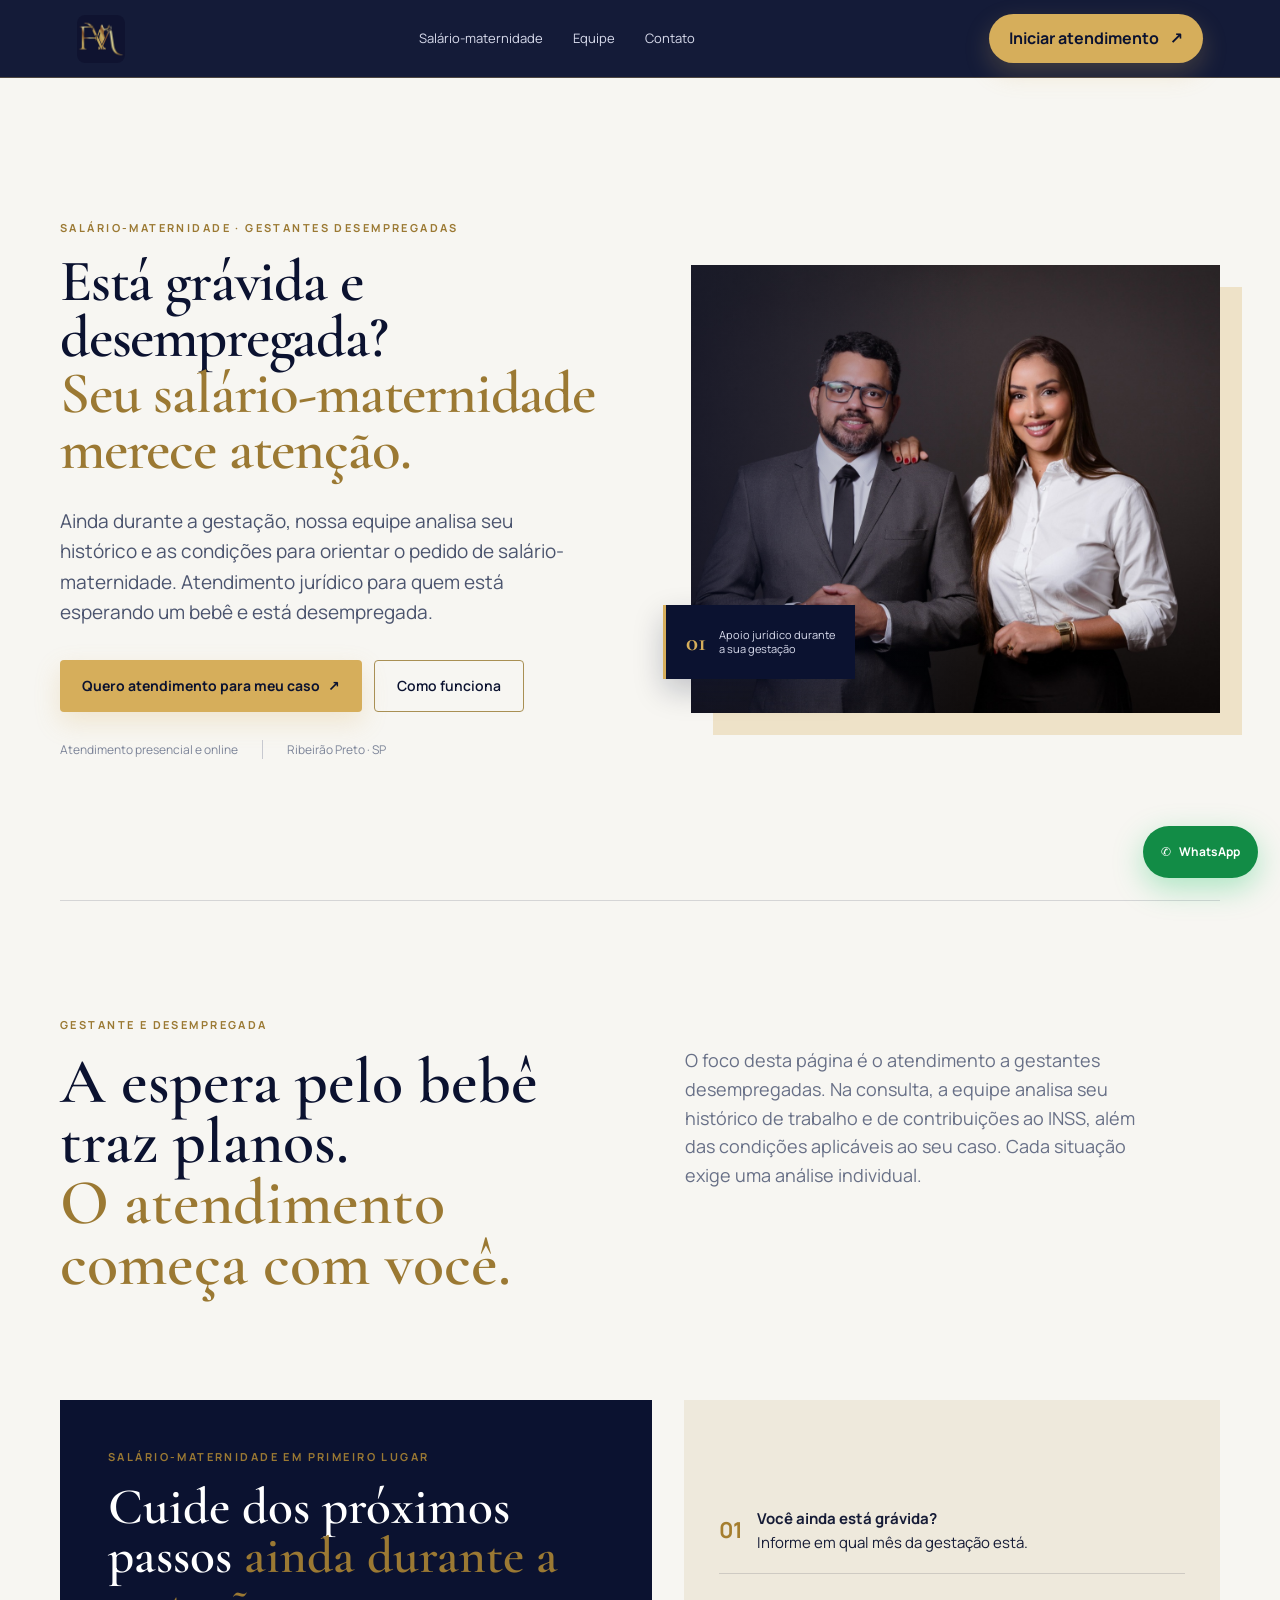
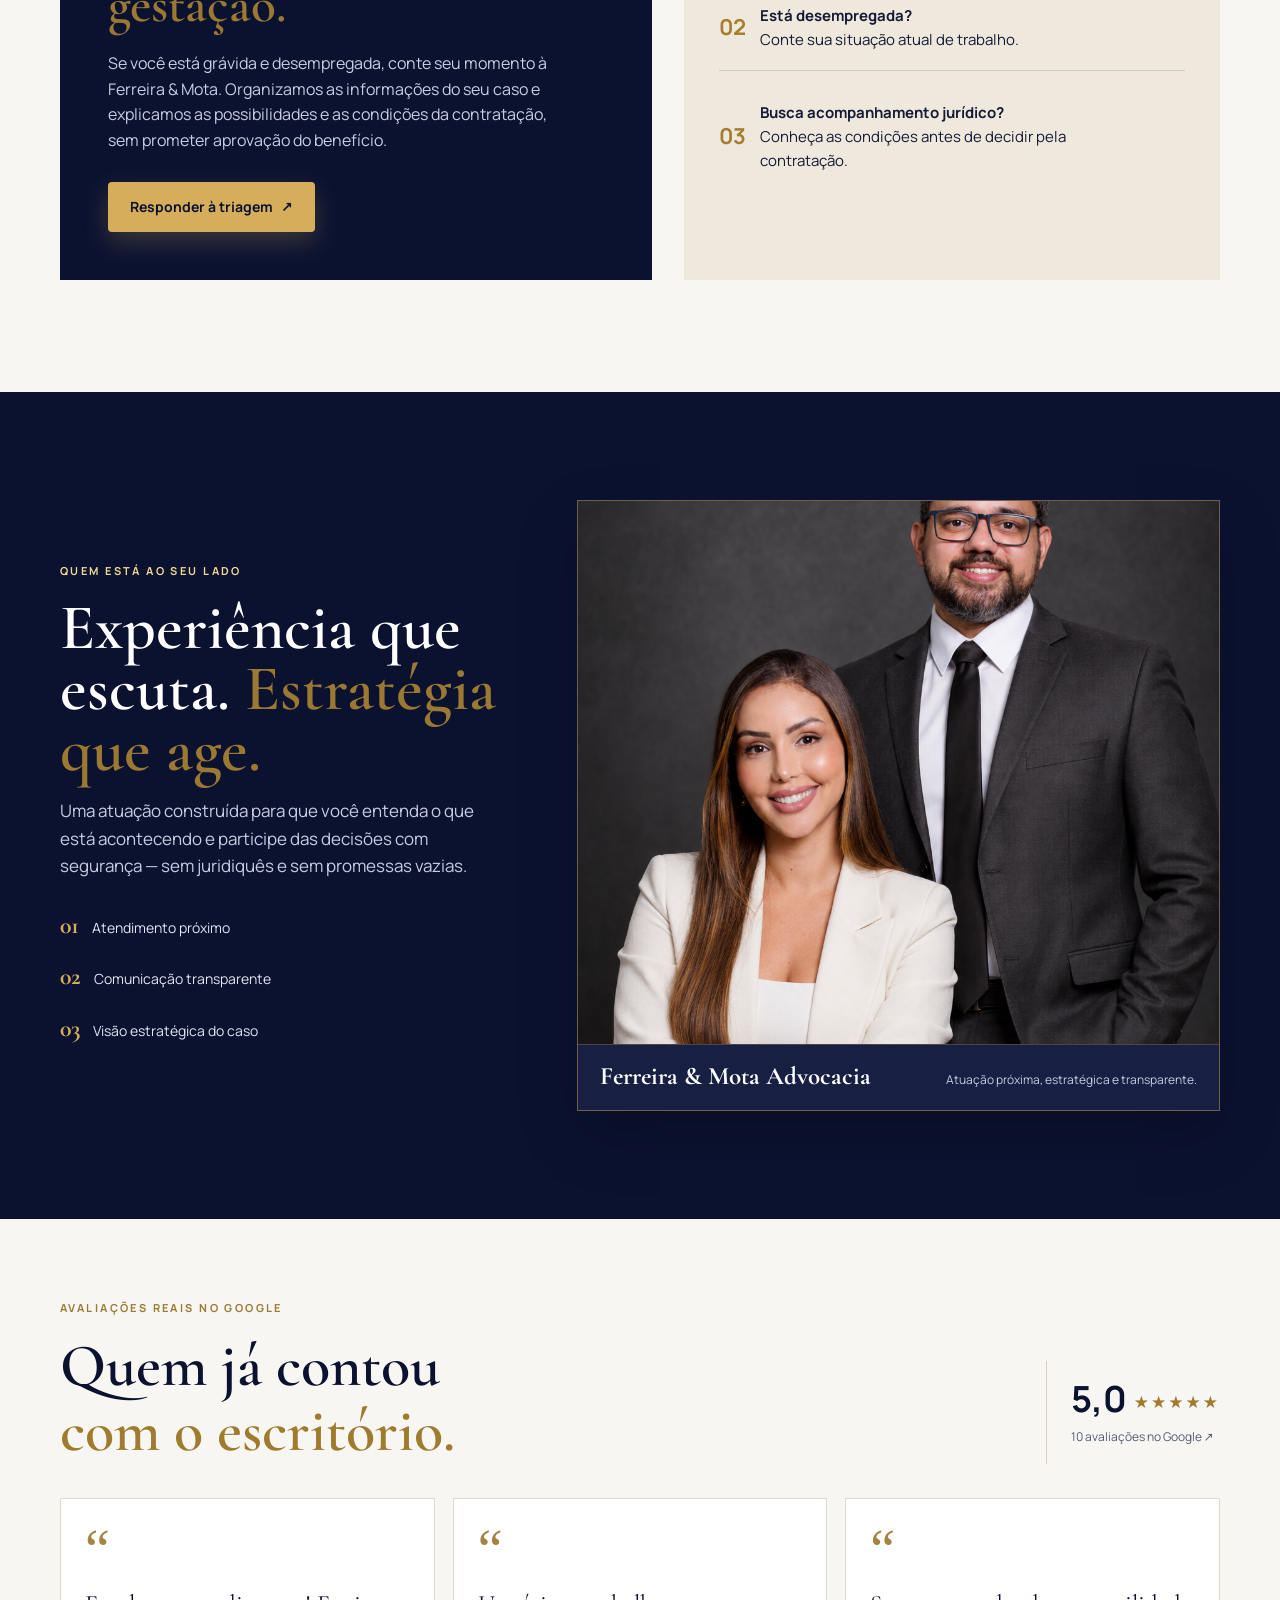
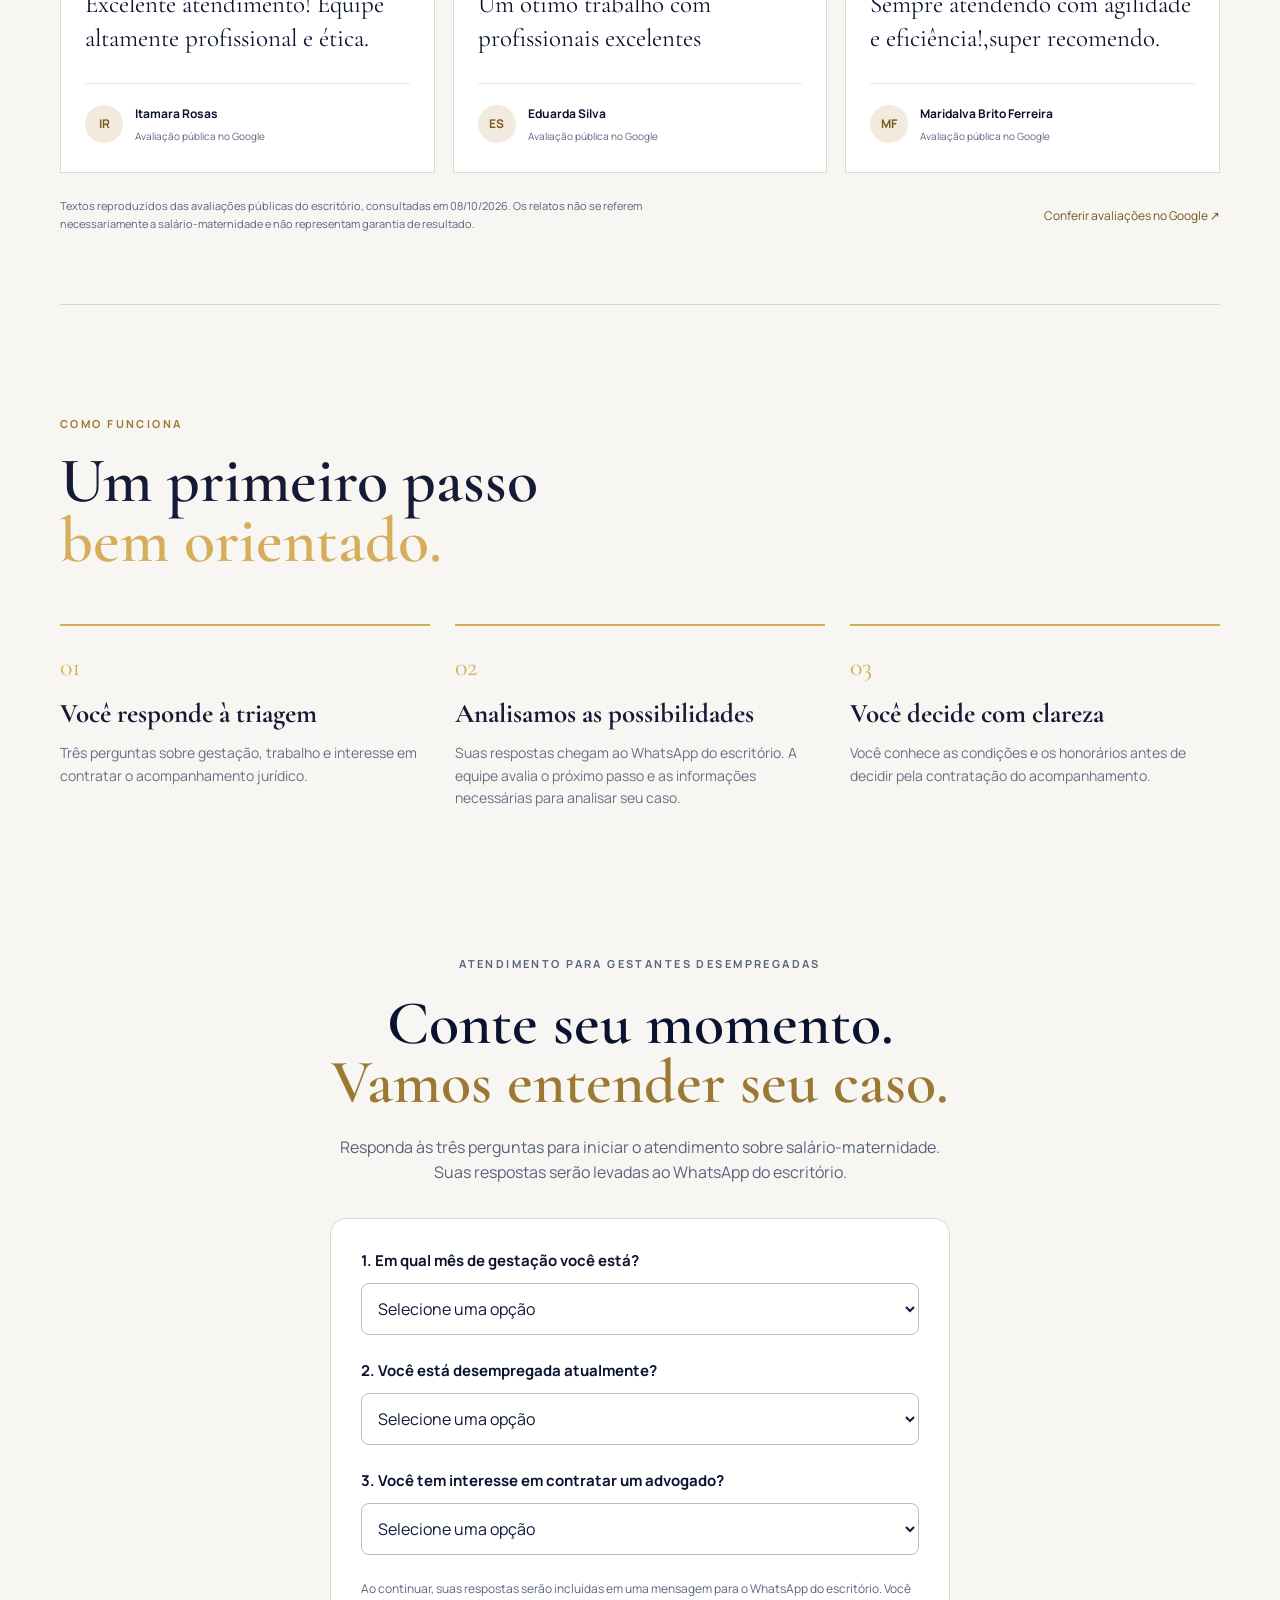
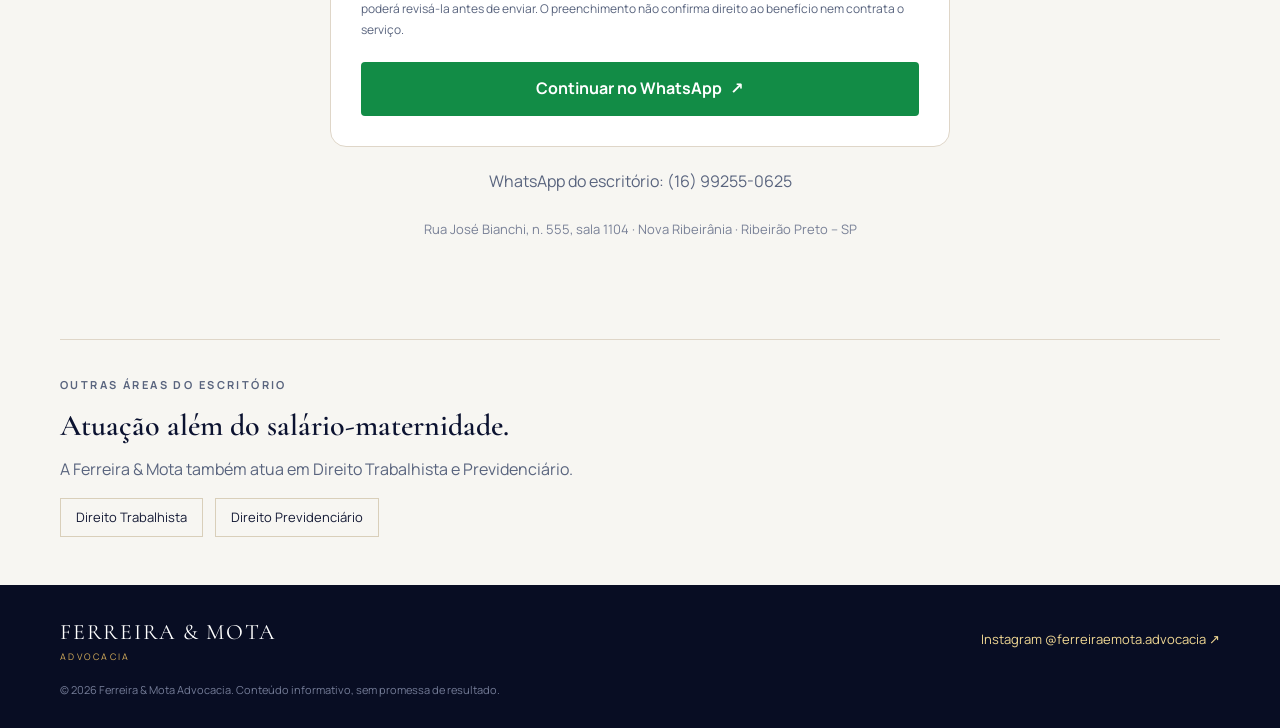
<file: index.html>
<!doctype html>
<html lang="pt-BR">
<head>
  <meta charset="utf-8" />
  <!-- Google Tag Manager -->
  <script>(function(w,d,s,l,i){w[l]=w[l]||[];w[l].push({'gtm.start':
  new Date().getTime(),event:'gtm.js'});var f=d.getElementsByTagName(s)[0],
  j=d.createElement(s),dl=l!='dataLayer'?'&l='+l:'';j.async=true;j.src=
  'https://www.googletagmanager.com/gtm.js?id='+i+dl;f.parentNode.insertBefore(j,f);
  })(window,document,'script','dataLayer','GTM-KQLKZ656');</script>
  <!-- End Google Tag Manager -->
  <meta name="viewport" content="width=device-width, initial-scale=1" />
  <meta name="description" content="Está grávida e desempregada? Atendimento jurídico sobre salário-maternidade com Ferreira & Mota Advocacia." />
  <title>Salário-maternidade | Ferreira & Mota Advocacia</title>
  <link rel="icon" href="data:image/svg+xml,%3Csvg xmlns='http://www.w3.org/2000/svg' viewBox='0 0 64 64'%3E%3Crect width='64' height='64' rx='12' fill='%230b1230'/%3E%3Cpath d='M15 45V19h20M15 32h19M31 18l17 28' fill='none' stroke='%23d6ae5b' stroke-width='4'/%3E%3C/svg%3E" />
  <link rel="preconnect" href="https://fonts.googleapis.com">
  <link rel="preconnect" href="https://fonts.gstatic.com" crossorigin>
  <link href="https://fonts.googleapis.com/css2?family=Cormorant+Garamond:wght@500;600;700&family=Manrope:wght@400;500;600;700&display=swap" rel="stylesheet">
  <link rel="stylesheet" href="./styles.css" />
  <link rel="stylesheet" href="./overrides.css" />
  <link rel="stylesheet" href="./final-overrides.css" />
  <link rel="stylesheet" href="./team-overrides.css" />
  <link rel="stylesheet" href="./maternidade-home.css?v=1" />
  <link rel="stylesheet" href="./reviews.css?v=1" />
  <script src="./salariomaternidade/triagem.js?v=2" defer></script>
</head>
<body>
  <!-- Google Tag Manager (noscript) -->
  <noscript><iframe src="https://www.googletagmanager.com/ns.html?id=GTM-KQLKZ656"
  height="0" width="0" style="display:none;visibility:hidden"></iframe></noscript>
  <!-- End Google Tag Manager (noscript) -->
  <header class="site-header">
    <a class="brand" href="#inicio" aria-label="Ferreira e Mota Advocacia, início">
      <span class="official-logo"><img src="./assets/fm-mark.png" alt="Ferreira &amp; Mota Advocacia" /></span>
    </a>
    <nav class="nav" aria-label="Navegação principal">
      <a href="#salario-maternidade">Salário-maternidade</a><a href="#equipe">Equipe</a><a href="#contato">Contato</a>
    </nav>
    <a class="header-cta" href="#contato">Iniciar atendimento <span>↗</span></a>
  </header>

  <main id="inicio">
    <section class="hero section-shell">
      <div class="hero-copy">
        <p class="eyebrow">SALÁRIO-MATERNIDADE · GESTANTES DESEMPREGADAS</p>
        <h1>Está grávida e desempregada?<br><em>Seu salário-maternidade merece atenção.</em></h1>
        <p class="hero-lead">Ainda durante a gestação, nossa equipe analisa seu histórico e as condições para orientar o pedido de salário-maternidade. Atendimento jurídico para quem está esperando um bebê e está desempregada.</p>
        <div class="hero-actions">
          <a class="button button-gold" href="#contato">Quero atendimento para meu caso <span>↗</span></a>
          <a class="button button-outline" href="#salario-maternidade">Como funciona</a>
        </div>
        <div class="trust-row"><span>Atendimento presencial e online</span><span>Ribeirão Preto · SP</span></div>
      </div>
      <div class="hero-visual">
        <div class="hero-image-wrap"><img src="./assets/equipe.jpg" alt="Dra. Laila e Dr. Henrique, sócios da Ferreira e Mota Advocacia" /></div>
        <div class="hero-badge"><strong>01</strong><span>Apoio jurídico durante<br>a sua gestação</span></div>
      </div>
    </section>

    <section class="intro section-shell">
      <div><p class="eyebrow">GESTANTE E DESEMPREGADA</p><h2>A espera pelo bebê traz planos.<br><em>O atendimento começa com você.</em></h2></div>
      <p>O foco desta página é o atendimento a gestantes desempregadas. Na consulta, a equipe analisa seu histórico de trabalho e de contribuições ao INSS, além das condições aplicáveis ao seu caso. Cada situação exige uma análise individual.</p>
    </section>

    <section id="salario-maternidade" class="campaign section-shell">
      <div class="campaign-copy"><p class="eyebrow">SALÁRIO-MATERNIDADE EM PRIMEIRO LUGAR</p><h2>Cuide dos próximos passos <em>ainda durante a gestação.</em></h2><p>Se você está grávida e desempregada, conte seu momento à Ferreira &amp; Mota. Organizamos as informações do seu caso e explicamos as possibilidades e as condições da contratação, sem prometer aprovação do benefício.</p><a class="button button-gold" href="#contato">Responder à triagem <span>↗</span></a></div>
      <div class="campaign-list"><div><b>01</b><span><strong>Você ainda está grávida?</strong><br>Informe em qual mês da gestação está.</span></div><div><b>02</b><span><strong>Está desempregada?</strong><br>Conte sua situação atual de trabalho.</span></div><div><b>03</b><span><strong>Busca acompanhamento jurídico?</strong><br>Conheça as condições antes de decidir pela contratação.</span></div></div>
    </section>

    <section id="equipe" class="team section-shell">
      <div class="team-copy"><p class="eyebrow">QUEM ESTÁ AO SEU LADO</p><h2>Experiência que escuta. <em>Estratégia que age.</em></h2><p>Uma atuação construída para que você entenda o que está acontecendo e participe das decisões com segurança — sem juridiquês e sem promessas vazias.</p><div class="team-points"><span><b>01</b> Atendimento próximo</span><span><b>02</b> Comunicação transparente</span><span><b>03</b> Visão estratégica do caso</span></div></div>
      <div class="team-photos"><figure class="team-editorial"><img src="./assets/team-editorial.png" alt="Dra. Laila Mota e Dr. Henrique Ferreira, sócios da Ferreira &amp; Mota Advocacia" /><figcaption><strong>Ferreira &amp; Mota Advocacia</strong><span>Atuação próxima, estratégica e transparente.</span></figcaption></figure></div>
    </section>

    <section id="avaliacoes" class="client-reviews section-shell" aria-labelledby="reviews-title">
      <div class="reviews-heading"><div><p class="eyebrow">AVALIAÇÕES REAIS NO GOOGLE</p><h2 id="reviews-title">Quem já contou<br><em>com o escritório.</em></h2></div><a class="reviews-score" href="https://share.google/DvA2wCAEJuXHQypu4" target="_blank" rel="noopener noreferrer" aria-label="Nota 5 de 5 em 10 avaliações. Ver perfil no Google"><strong>5,0 <span aria-hidden="true">★★★★★</span></strong><span>10 avaliações no Google ↗</span></a></div>
      <div class="reviews-grid">
        <figure><span class="review-quote" aria-hidden="true">“</span><blockquote>Excelente atendimento! Equipe altamente profissional e ética.</blockquote><figcaption><span class="review-initial" aria-hidden="true">IR</span><span><strong>Itamara Rosas</strong><small>Avaliação pública no Google</small></span></figcaption></figure>
        <figure><span class="review-quote" aria-hidden="true">“</span><blockquote>Um ótimo trabalho com profissionais excelentes</blockquote><figcaption><span class="review-initial" aria-hidden="true">ES</span><span><strong>Eduarda Silva</strong><small>Avaliação pública no Google</small></span></figcaption></figure>
        <figure><span class="review-quote" aria-hidden="true">“</span><blockquote>Sempre atendendo com agilidade e eficiência!,super recomendo.</blockquote><figcaption><span class="review-initial" aria-hidden="true">MF</span><span><strong>Maridalva Brito Ferreira</strong><small>Avaliação pública no Google</small></span></figcaption></figure>
      </div>
      <div class="reviews-source"><p>Textos reproduzidos das avaliações públicas do escritório, consultadas em 08/10/2026. Os relatos não se referem necessariamente a salário-maternidade e não representam garantia de resultado.</p><a href="https://share.google/DvA2wCAEJuXHQypu4" target="_blank" rel="noopener noreferrer">Conferir avaliações no Google ↗</a></div>
    </section>

    <section class="process section-shell"><div class="section-heading"><p class="eyebrow">COMO FUNCIONA</p><h2>Um primeiro passo<br><em>bem orientado.</em></h2></div><div class="process-grid"><div><span>01</span><h3>Você responde à triagem</h3><p>Três perguntas sobre gestação, trabalho e interesse em contratar o acompanhamento jurídico.</p></div><div><span>02</span><h3>Analisamos as possibilidades</h3><p>Suas respostas chegam ao WhatsApp do escritório. A equipe avalia o próximo passo e as informações necessárias para analisar seu caso.</p></div><div><span>03</span><h3>Você decide com clareza</h3><p>Você conhece as condições e os honorários antes de decidir pela contratação do acompanhamento.</p></div></div></section>

    <section id="contato" class="contact section-shell"><div class="maternity-contact"><p class="eyebrow">ATENDIMENTO PARA GESTANTES DESEMPREGADAS</p><h2>Conte seu momento.<br><em>Vamos entender seu caso.</em></h2><p>Responda às três perguntas para iniciar o atendimento sobre salário-maternidade. Suas respostas serão levadas ao WhatsApp do escritório.</p>
<form id="triagem">
<label for="gestacao">1. Em qual mês de gestação você está?</label>
<select id="gestacao" name="gestacao" required><option value="">Selecione uma opção</option><option>1º mês</option><option>2º mês</option><option>3º mês</option><option>4º mês</option><option>5º mês</option><option>6º mês</option><option>7º mês</option><option>8º mês</option><option>9º mês</option><option>Não sei o mês exato</option><option>Meu bebê já nasceu</option><option>Não estou grávida</option></select>
<label for="trabalho">2. Você está desempregada atualmente?</label>
<select id="trabalho" name="trabalho" required><option value="">Selecione uma opção</option><option>Sim, estou desempregada</option><option>Não, trabalho com carteira assinada</option><option>Não, sou MEI ou trabalho por conta própria</option><option>Outra situação</option></select>
<label for="interesse">3. Você tem interesse em contratar um advogado?</label>
<select id="interesse" name="interesse" required><option value="">Selecione uma opção</option><option>Sim, tenho interesse em contratar</option><option>Quero conhecer as condições antes de decidir</option><option>No momento, quero apenas informações</option></select>
<p class="form-note">Ao continuar, suas respostas serão incluídas em uma mensagem para o WhatsApp do escritório. Você poderá revisá-la antes de enviar. O preenchimento não confirma direito ao benefício nem contrata o serviço.</p>
<a id="whatsapp-triagem" class="button whatsapp" href="https://api.whatsapp.com/send?phone=5516992550625">Continuar no WhatsApp <span aria-hidden="true">↗</span></a>
</form>
<p>WhatsApp do escritório: (16) 99255-0625</p></div><p class="address">Rua José Bianchi, n. 555, sala 1104 · Nova Ribeirânia · Ribeirão Preto – SP</p></section>
    <section id="atuacao" class="secondary-practice section-shell"><p class="eyebrow">OUTRAS ÁREAS DO ESCRITÓRIO</p><h2>Atuação além do salário-maternidade.</h2><p>A Ferreira &amp; Mota também atua em Direito Trabalhista e Previdenciário.</p><div><span>Direito Trabalhista</span><span>Direito Previdenciário</span></div></section>
  </main>
  <footer><div class="brand-footer">FERREIRA &amp; MOTA <span>ADVOCACIA</span></div><a href="https://www.instagram.com/ferreiraemota.advocacia/" target="_blank" rel="noreferrer">Instagram @ferreiraemota.advocacia ↗</a><small>© 2026 Ferreira &amp; Mota Advocacia. Conteúdo informativo, sem promessa de resultado.</small></footer>
  <a class="floating-whatsapp" href="#contato" aria-label="Responder à triagem para atendimento pelo WhatsApp"><span aria-hidden="true">✆</span> WhatsApp</a>
</body>

</html>
</file>
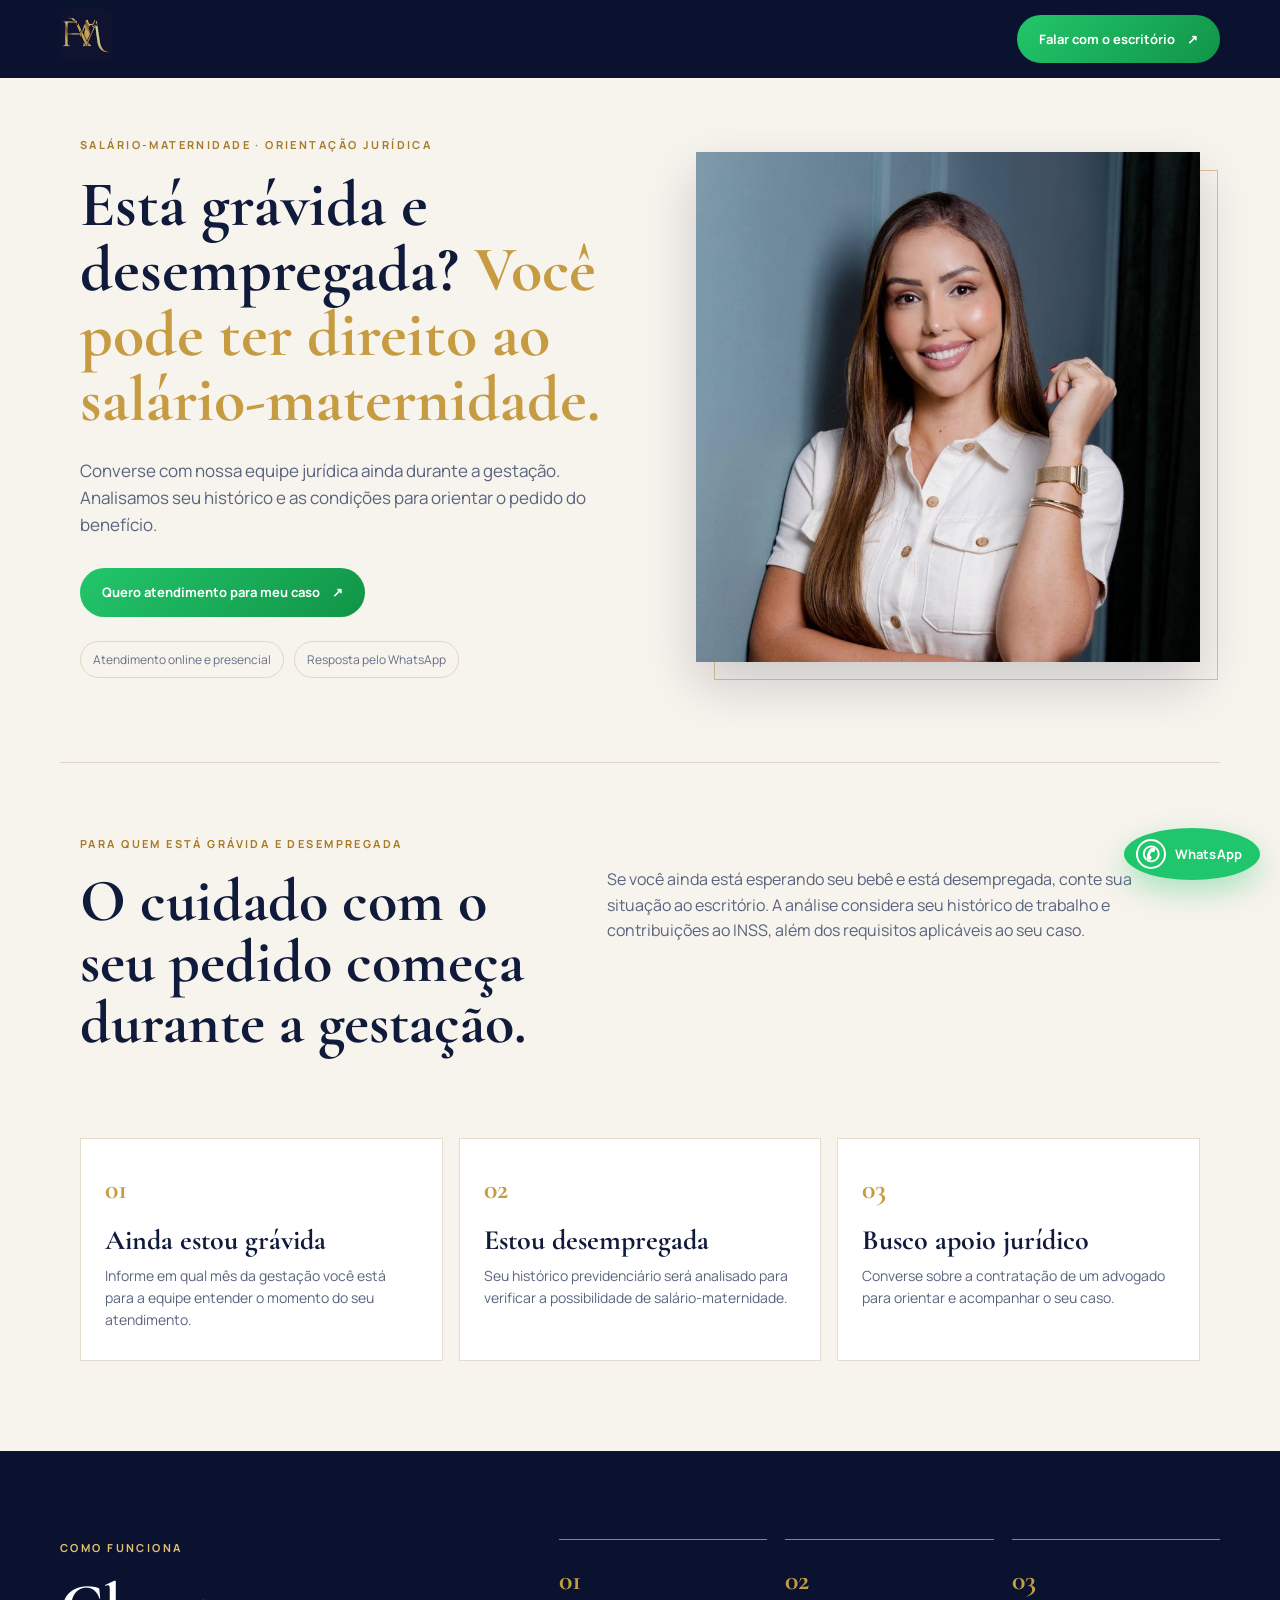
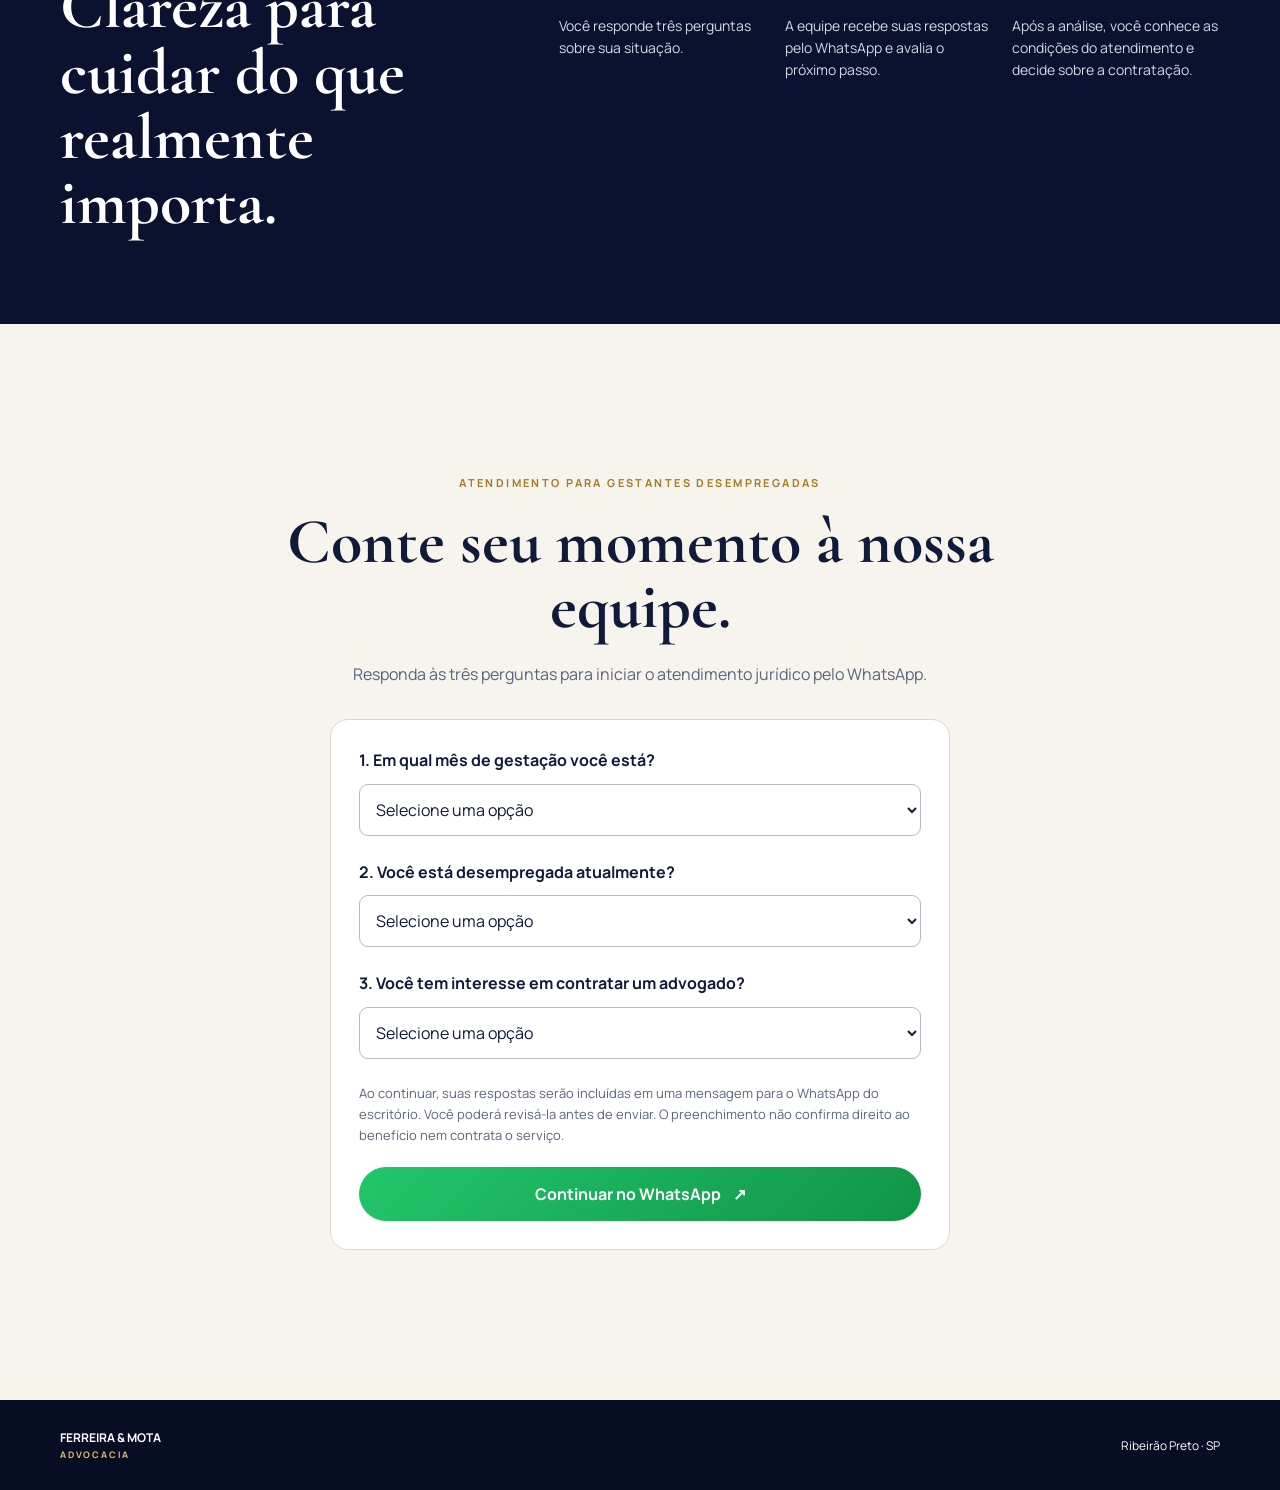
<file: salariomaternidade/index.html>
<!doctype html>
<html lang="pt-BR">
<head>
  <meta charset="utf-8" />
  <!-- Google Tag Manager -->
  <script>(function(w,d,s,l,i){w[l]=w[l]||[];w[l].push({'gtm.start':
  new Date().getTime(),event:'gtm.js'});var f=d.getElementsByTagName(s)[0],
  j=d.createElement(s),dl=l!='dataLayer'?'&l='+l:'';j.async=true;j.src=
  'https://www.googletagmanager.com/gtm.js?id='+i+dl;f.parentNode.insertBefore(j,f);
  })(window,document,'script','dataLayer','GTM-KQLKZ656');</script>
  <!-- End Google Tag Manager -->
  <meta name="viewport" content="width=device-width, initial-scale=1" />
  <meta name="description" content="Está grávida e desempregada? Atendimento jurídico sobre salário-maternidade para gestantes. Conte seu caso à Ferreira & Mota Advocacia." />
  <link rel="canonical" href="https://ferreiraemotaadvocacia.com.br/salariomaternidade/" />
  <title>Salário-maternidade | Ferreira &amp; Mota Advocacia</title>
  <link rel="preconnect" href="https://fonts.googleapis.com">
  <link rel="preconnect" href="https://fonts.gstatic.com" crossorigin>
  <link href="https://fonts.googleapis.com/css2?family=Cormorant+Garamond:wght@500;600;700&family=Manrope:wght@400;500;600;700&display=swap" rel="stylesheet">
  <link rel="stylesheet" href="./styles.css" />
  <style>.floating{display:flex;align-items:center;justify-content:center;white-space:nowrap;width:auto;height:52px;padding:0 18px 0 12px;gap:9px;font-size:13px;font-family:Manrope,Arial,sans-serif;font-weight:700;line-height:1;letter-spacing:.01em}.floating .wa-icon{width:30px;height:30px;border:2px solid #fff;border-radius:50%;display:grid;place-items:center;flex:0 0 30px;font-size:21px;line-height:1}.floating:hover{transform:translateY(-2px) scale(1.02)}@media(max-width:780px){.floating{height:50px;padding-right:16px}.floating .wa-icon{width:29px;height:29px;flex-basis:29px}}</style>
  <link rel="stylesheet" href="./triagem.css?v=1" />
  <script src="./triagem.js?v=2" defer></script>
</head>
<body>
  <!-- Google Tag Manager (noscript) -->
  <noscript><iframe src="https://www.googletagmanager.com/ns.html?id=GTM-KQLKZ656"
  height="0" width="0" style="display:none;visibility:hidden"></iframe></noscript>
  <!-- End Google Tag Manager (noscript) -->
  <header class="topbar"><a href="https://ferreiraemotaadvocacia.com.br/" aria-label="Ferreira e Mota Advocacia"><img src="../assets/fm-mark.png" alt="Ferreira &amp; Mota Advocacia"></a><a class="top-cta" href="#atendimento">Falar com o escritório <span>↗</span></a></header>
  <main>
    <section class="hero">
      <div class="hero-copy"><p class="eyebrow">SALÁRIO-MATERNIDADE · ORIENTAÇÃO JURÍDICA</p><h1>Está grávida e desempregada? <em>Você pode ter direito ao salário-maternidade.</em></h1><p class="lead">Converse com nossa equipe jurídica ainda durante a gestação. Analisamos seu histórico e as condições para orientar o pedido do benefício.</p><a class="button" href="#atendimento">Quero atendimento para meu caso <span>↗</span></a><div class="trust"><span>Atendimento online e presencial</span><span>Resposta pelo WhatsApp</span></div></div>
      <div class="hero-photo"><img src="../assets/laila-portrait.jpg" alt="Dra. Laila Mota, da Ferreira &amp; Mota Advocacia"></div>
    </section>
    <section class="intro"><div><p class="eyebrow">PARA QUEM ESTÁ GRÁVIDA E DESEMPREGADA</p><h2>O cuidado com o seu pedido começa durante a gestação.</h2></div><p>Se você ainda está esperando seu bebê e está desempregada, conte sua situação ao escritório. A análise considera seu histórico de trabalho e contribuições ao INSS, além dos requisitos aplicáveis ao seu caso.</p></section>
    <section class="cards"><article><b>01</b><h3>Ainda estou grávida</h3><p>Informe em qual mês da gestação você está para a equipe entender o momento do seu atendimento.</p></article><article><b>02</b><h3>Estou desempregada</h3><p>Seu histórico previdenciário será analisado para verificar a possibilidade de salário-maternidade.</p></article><article><b>03</b><h3>Busco apoio jurídico</h3><p>Converse sobre a contratação de um advogado para orientar e acompanhar o seu caso.</p></article></section>
    <section class="how"><div><p class="eyebrow">COMO FUNCIONA</p><h2>Clareza para cuidar do que realmente importa.</h2></div><div class="steps"><div><b>01</b><p>Você responde três perguntas sobre sua situação.</p></div><div><b>02</b><p>A equipe recebe suas respostas pelo WhatsApp e avalia o próximo passo.</p></div><div><b>03</b><p>Após a análise, você conhece as condições do atendimento e decide sobre a contratação.</p></div></div></section>
    <section class="cta" id="atendimento"><p class="eyebrow">ATENDIMENTO PARA GESTANTES DESEMPREGADAS</p><h2>Conte seu momento à nossa equipe.</h2><p>Responda às três perguntas para iniciar o atendimento jurídico pelo WhatsApp.</p>
<form id="triagem">
<label for="gestacao">1. Em qual mês de gestação você está?</label>
<select id="gestacao" name="gestacao" required><option value="">Selecione uma opção</option><option>1º mês</option><option>2º mês</option><option>3º mês</option><option>4º mês</option><option>5º mês</option><option>6º mês</option><option>7º mês</option><option>8º mês</option><option>9º mês</option><option>Não sei o mês exato</option><option>Meu bebê já nasceu</option><option>Não estou grávida</option></select>
<label for="trabalho">2. Você está desempregada atualmente?</label>
<select id="trabalho" name="trabalho" required><option value="">Selecione uma opção</option><option>Sim, estou desempregada</option><option>Não, trabalho com carteira assinada</option><option>Não, sou MEI ou trabalho por conta própria</option><option>Outra situação</option></select>
<label for="interesse">3. Você tem interesse em contratar um advogado?</label>
<select id="interesse" name="interesse" required><option value="">Selecione uma opção</option><option>Sim, tenho interesse em contratar</option><option>Quero conhecer as condições antes de decidir</option><option>No momento, quero apenas informações</option></select>
<p class="form-note">Ao continuar, suas respostas serão incluídas em uma mensagem para o WhatsApp do escritório. Você poderá revisá-la antes de enviar. O preenchimento não confirma direito ao benefício nem contrata o serviço.</p>
<a id="whatsapp-triagem" class="button whatsapp" href="https://api.whatsapp.com/send?phone=5516992550625">Continuar no WhatsApp <span aria-hidden="true">↗</span></a>
</form></section>
  </main>
  <footer><strong>FERREIRA &amp; MOTA <small>ADVOCACIA</small></strong><span>Ribeirão Preto · SP</span></footer>
  <a class="floating" href="#atendimento" aria-label="Falar pelo WhatsApp"><span class="wa-icon">✆</span><span>WhatsApp</span></a>
</body>
</html>
</file>
<file: styles.css>
:root{--navy:#0b1230;--navy2:#111a3e;--gold:#d6ae5b;--gold2:#f1d894;--ink:#151b36;--muted:#687087;--paper:#f7f6f2;--line:rgba(11,18,48,.14)}*{box-sizing:border-box}html{scroll-behavior:smooth}body{margin:0;background:var(--paper);color:var(--ink);font-family:Manrope,system-ui,sans-serif;line-height:1.6}a{color:inherit;text-decoration:none}.site-header{position:sticky;top:0;z-index:10;height:78px;background:rgba(11,18,48,.96);display:flex;align-items:center;justify-content:space-between;padding:0 clamp(20px,6vw,88px);color:#fff;border-bottom:1px solid rgba(214,174,91,.3);backdrop-filter:blur(14px)}.brand{display:flex;align-items:center;gap:12px}.brand-mark{font-family:'Cormorant Garamond',serif;color:var(--gold);font-size:31px;font-weight:700;border:1px solid var(--gold);width:41px;height:41px;display:grid;place-items:center;letter-spacing:-5px;padding-right:5px}.brand-name{font-family:'Cormorant Garamond',serif;font-size:20px;letter-spacing:.05em;line-height:1}.brand-name small{display:block;font-family:Manrope;font-size:9px;letter-spacing:.25em;color:var(--gold2);margin-top:4px}.nav{display:flex;gap:30px;font-size:13px;color:#d9dced}.nav a:hover{color:var(--gold2)}.header-cta,.button-gold{background:var(--gold);color:var(--navy);font-weight:700;padding:12px 20px;border-radius:99px;box-shadow:0 10px 26px rgba(214,174,91,.23)}.header-cta span,.button span{margin-left:8px}.section-shell{width:min(1160px,calc(100% - 40px));margin:0 auto}.hero{min-height:calc(100vh - 78px);display:grid;grid-template-columns:1.03fr .97fr;gap:70px;align-items:center;padding:80px 0}.eyebrow{font-size:11px;letter-spacing:.22em;font-weight:700;color:#9b7933;margin:0 0 18px}.hero h1,h2{font-family:'Cormorant Garamond',serif;font-weight:600;line-height:.95;margin:0;color:var(--navy)}.hero h1{font-size:clamp(48px,6.2vw,84px);letter-spacing:-.02em}.hero h1 em,h2 em{font-style:normal;color:#9b7933}.hero-lead{font-size:19px;color:#4b546e;max-width:530px;margin:28px 0 32px}.hero-actions{display:flex;gap:12px;flex-wrap:wrap}.button{display:inline-flex;align-items:center;justify-content:center;padding:14px 22px;border-radius:4px;font-size:14px;transition:transform .2s}.button:hover,.header-cta:hover{transform:translateY(-2px)}.button-outline{border:1px solid #a99054;color:var(--navy);font-weight:600}.trust-row{display:flex;gap:24px;margin-top:28px;color:#7c8498;font-size:12px}.trust-row span+span{border-left:1px solid #c7c9d0;padding-left:24px}.hero-visual{position:relative}.hero-image-wrap{position:relative;aspect-ratio:1.18/1;overflow:hidden;background:var(--navy);box-shadow:22px 22px 0 rgba(214,174,91,.28)}.hero-image-wrap:after{content:'';position:absolute;inset:0;background:linear-gradient(90deg,rgba(11,18,48,.45),transparent 55%);pointer-events:none}.hero-image-wrap img{width:100%;height:100%;object-fit:cover;object-position:center 35%;display:block}.hero-badge{position:absolute;left:-28px;bottom:34px;background:var(--navy);color:#fff;padding:17px 20px;border-left:3px solid var(--gold);display:flex;gap:13px;align-items:center;box-shadow:0 12px 30px rgba(11,18,48,.22)}.hero-badge strong{font-family:'Cormorant Garamond';font-size:25px;color:var(--gold)}.hero-badge span{font-size:11px;line-height:1.3;color:#d9dced}.intro{display:grid;grid-template-columns:1fr 1fr;gap:90px;padding:115px 0 105px;border-top:1px solid var(--line)}h2{font-size:clamp(40px,5vw,66px)}.intro>p{font-size:18px;color:var(--muted);max-width:480px;margin-top:30px}.areas{background:var(--navy);color:#fff;width:100%;max-width:none;padding:110px max(20px,calc((100% - 1160px)/2));}.section-heading h2{color:#fff}.area-grid{display:grid;grid-template-columns:repeat(3,1fr);gap:18px;margin-top:55px}.area-card{background:linear-gradient(145deg,#172247,#0d1431);border:1px solid rgba(214,174,91,.25);padding:30px;min-height:360px;position:relative;display:flex;flex-direction:column}.area-index{color:var(--gold);font-family:'Cormorant Garamond';font-size:22px}.area-icon{width:44px;height:44px;border:1px solid var(--gold);border-radius:50%;display:grid;place-items:center;color:var(--gold2);font-size:23px;margin:26px 0 18px}.area-card h3{font-family:'Cormorant Garamond';font-size:30px;line-height:1.05;margin:0 0 14px}.area-card p{color:#c9cde0;font-size:14px;margin:0 0 24px}.area-card a{margin-top:auto;color:var(--gold2);font-size:13px;font-weight:700}.team{display:grid;grid-template-columns:.85fr 1.15fr;gap:80px;align-items:center;padding:125px 0}.team-copy>p:not(.eyebrow){color:var(--muted);font-size:17px}.team-points{display:grid;gap:13px;margin-top:28px}.team-points span{font-size:14px;color:#434b64}.team-points b{color:var(--gold);font-family:'Cormorant Garamond';font-size:24px;margin-right:10px}.team-photos{display:grid;grid-template-columns:1fr 1fr;gap:16px;align-items:end}.team-photos img{width:100%;height:370px;object-fit:cover;object-position:center top}.team-photos img+img{height:310px}.process{border-top:1px solid var(--line);padding:110px 0}.process-grid{display:grid;grid-template-columns:repeat(3,1fr);gap:25px;margin-top:52px}.process-grid>div{border-top:2px solid var(--gold);padding-top:20px}.process-grid span{color:var(--gold);font-family:'Cormorant Garamond';font-size:26px}.process-grid h3{font-family:'Cormorant Garamond';font-size:27px;line-height:1.05;margin:12px 0}.process-grid p{color:var(--muted);font-size:14px}.contact{padding-bottom:100px}.contact-card{background:var(--navy);color:#fff;padding:56px;display:grid;grid-template-columns:1.1fr .9fr;gap:50px;align-items:center}.contact-card h2{color:#fff}.contact-card p:not(.eyebrow){color:#c9cde0;max-width:460px}.contact-actions{display:grid;gap:13px}.contact-person{border:1px solid rgba(214,174,91,.5);padding:17px 20px;display:flex;justify-content:space-between;align-items:center;gap:10px}.contact-person strong{font-family:'Cormorant Garamond';font-size:22px}.contact-person span{color:var(--gold2);font-size:12px}.address{text-align:center;color:#798197;font-size:13px;margin:24px 0 0}footer{background:#080d23;color:#fff;padding:30px max(20px,calc((100% - 1160px)/2));display:grid;grid-template-columns:1fr auto;gap:16px;align-items:center}footer a{color:var(--gold2);font-size:13px}footer small{grid-column:1/-1;color:#747c97;font-size:11px}.brand-footer{font-family:'Cormorant Garamond';font-size:22px;letter-spacing:.08em}.brand-footer span{display:block;color:var(--gold);font-family:Manrope;font-size:9px;letter-spacing:.25em}.floating-whatsapp{position:fixed;right:22px;bottom:22px;width:56px;height:56px;border-radius:50%;display:grid;place-items:center;background:#20c66b;color:#fff;font-size:30px;box-shadow:0 10px 30px rgba(32,198,107,.35);z-index:12}.floating-whatsapp:hover{transform:scale(1.05)}
@media(max-width:800px){.site-header{height:68px;padding:0 18px}.brand-name{font-size:16px}.brand-mark{width:34px;height:34px;font-size:25px}.nav{display:none}.header-cta{padding:10px 13px;font-size:11px}.hero{grid-template-columns:1fr;gap:44px;padding:65px 0 82px}.hero h1{font-size:54px}.hero-lead{font-size:17px}.hero-visual{width:calc(100% - 12px);margin-left:0}.hero-badge{left:12px;bottom:18px}.intro,.team,.contact-card{grid-template-columns:1fr;gap:26px}.intro{padding:80px 0}.intro>p{margin-top:0}.areas{padding-top:80px;padding-bottom:80px}.area-grid,.process-grid{grid-template-columns:1fr;gap:14px}.area-card{min-height:0}.team{padding:88px 0}.team-photos img{height:300px}.team-photos img+img{height:260px}.process{padding:80px 0}.contact-card{padding:34px 24px}.contact-person{flex-direction:column;align-items:flex-start}.contact-person strong{font-size:24px}footer{grid-template-columns:1fr;padding:28px 20px}footer a{grid-row:2}.floating-whatsapp{right:16px;bottom:16px}.trust-row{flex-direction:column;gap:8px}.trust-row span+span{border:0;padding:0}}
</file>
<file: overrides.css>
.official-logo{width:48px;height:48px;border-radius:8px;overflow:hidden;background:#0b1230;display:block;flex:0 0 auto}.official-logo img{width:100%;height:100%;object-fit:cover;object-position:center;display:block}
.campaign{display:grid;grid-template-columns:1.05fr .95fr;gap:32px;align-items:stretch;padding:0 0 112px}.campaign-copy{background:var(--navy);color:#fff;padding:48px}.campaign-copy h2{color:#fff;font-size:clamp(38px,4vw,58px)}.campaign-copy>p:not(.eyebrow){color:#c9cde0;max-width:470px;font-size:16px;margin:22px 0 28px}.campaign-list{display:grid;gap:12px;background:#eee9dc;padding:35px;align-content:center}.campaign-list div{display:flex;align-items:center;gap:14px;padding:18px 0;border-bottom:1px solid rgba(11,18,48,.14);color:var(--ink);font-size:15px}.campaign-list div:last-child{border-bottom:0}.campaign-list b{color:#a57e2e;font-size:22px}.campaign-list span{max-width:360px}
@media(max-width:800px){.official-logo{width:42px;height:42px}.campaign{grid-template-columns:1fr;padding-bottom:80px}.campaign-copy{padding:32px 24px}.campaign-list{padding:24px}.campaign-list div{font-size:14px}}
</file>
<file: final-overrides.css>
.process .section-heading h2{color:var(--ink)!important}
.process .section-heading h2 em{color:var(--gold)!important}
</file>
<file: team-overrides.css>
.team{background:var(--navy);color:#fff;max-width:none;width:100%;padding:108px max(20px,calc((100% - 1160px)/2));grid-template-columns:.82fr 1.18fr;gap:70px}
.team .eyebrow{color:var(--gold2)}
.team .team-copy h2{color:#fff}
.team .team-copy>p:not(.eyebrow){color:#c9cde0}
.team-points span{color:#e2e5ef}
.team-photos{display:block;min-width:0}
.team-editorial{margin:0;overflow:hidden;background:#171f43;border:1px solid rgba(214,174,91,.45);box-shadow:0 24px 55px rgba(0,0,0,.22)}
.team-editorial img{display:block;width:100%;height:auto;aspect-ratio:1.18/1;object-fit:cover;object-position:center 28%}
.team-editorial figcaption{display:flex;align-items:baseline;justify-content:space-between;gap:18px;padding:18px 22px 20px;border-top:1px solid rgba(214,174,91,.28)}
.team-editorial strong{font-family:'Cormorant Garamond',serif;font-size:25px;line-height:1.05;color:#fff}
.team-editorial span{color:#c9cde0;font-size:12px;text-align:right}
@media(max-width:800px){.team{padding:78px 20px;grid-template-columns:1fr;gap:38px}.team-editorial img{aspect-ratio:1/1.12;object-position:center 20%}.team-editorial figcaption{display:block}.team-editorial span{display:block;text-align:left;margin-top:7px}}
</file>
<file: maternidade-home.css>
.hero h1{font-size:clamp(42px,4.6vw,68px)}
#contato,#salario-maternidade{scroll-margin-top:100px}
.maternity-contact{max-width:820px;margin:auto;text-align:center}
.maternity-contact h2{color:#0b1230;font-size:clamp(38px,5vw,62px)}
.maternity-contact>p{max-width:620px;margin:22px auto;color:#59647e}
#triagem{max-width:620px;margin:32px auto 0;padding:30px;background:#fff;border:1px solid #dfd6c8;border-radius:16px;text-align:left}
#triagem label{display:block;font-size:15px;font-weight:700;color:#0b1230;margin:0 0 10px}
#triagem select{display:block;width:100%;min-width:0;min-height:52px;border:1px solid #b5bbc8;border-radius:8px;background:#fff;color:#101a3a;font:inherit;font-size:16px;padding:12px;margin:0 0 24px}
#triagem .form-note{font-size:12px;line-height:1.7;color:#59647e;margin:0 0 22px}
#triagem .button{border:0;cursor:pointer;font:inherit;font-weight:700;width:100%;min-height:54px;background:#128c46;color:white;white-space:normal;text-align:center;text-decoration:none}
#triagem select:focus-visible,#triagem button:focus-visible{outline:3px solid #a77a25;outline-offset:3px}
.secondary-practice{border-top:1px solid #dfd6c8;padding-top:36px;padding-bottom:48px}
.secondary-practice h2{font-size:30px;color:#0b1230}.secondary-practice p{color:#59647e}.secondary-practice>div{display:flex;gap:12px;flex-wrap:wrap}.secondary-practice>div span{border:1px solid #d9cfba;padding:8px 15px;font-size:13px}
.floating-whatsapp{display:flex!important;align-items:center;justify-content:center;gap:8px;width:auto!important;height:52px!important;padding:12px 18px!important;border-radius:99px!important;background:#128c46!important;color:#fff!important;font-size:12px!important;font-weight:700;text-decoration:none}
@media(max-width:600px){.hero h1{font-size:clamp(37px,9.6vw,48px)}#triagem{padding:24px 16px}.secondary-practice h2{font-size:28px}footer{padding-bottom:100px}.hero-actions .button{white-space:normal;text-align:center}}
</file>
<file: reviews.css>
.client-reviews{padding-top:80px;padding-bottom:70px;color:#0b1230}
.reviews-heading{display:flex;justify-content:space-between;align-items:flex-end;gap:32px;margin-bottom:34px}
.client-reviews h2{color:#0b1230;font-size:clamp(38px,4.7vw,62px);line-height:1.08;margin:0}
.client-reviews h2 em{color:#9f7b2e;font-style:normal}
.reviews-score{display:grid;gap:8px;padding:18px 0 18px 24px;border-left:1px solid #d9cfba;color:#0b1230;text-decoration:none;flex-shrink:0}
.reviews-score strong{font-size:36px;line-height:1.1}.reviews-score strong span{color:#9f7b2e;font-size:17px;letter-spacing:2px;vertical-align:middle}.reviews-score>span{font-size:12px;color:#515d74}
.reviews-grid{display:grid;grid-template-columns:repeat(3,minmax(0,1fr));gap:18px}
.reviews-grid figure{margin:0;padding:28px 24px;background:#fff;border:1px solid #e1d9cb;display:flex;flex-direction:column;min-width:0}
.review-quote{font-family:Georgia,serif;color:#a38443;font-size:56px;line-height:.8}
.reviews-grid blockquote{font-family:'Cormorant Garamond',Georgia,serif;font-size:25px;line-height:1.35;margin:16px 0 28px;color:#0b1230;flex:1}
.reviews-grid figcaption{display:flex;align-items:center;gap:12px;border-top:1px solid #eee7dd;padding-top:20px}
.review-initial{display:grid;place-items:center;width:38px;height:38px;flex-shrink:0;border-radius:50%;background:#f2ebdd;color:#78591e;font-size:12px;font-weight:700}
.reviews-grid figcaption strong,.reviews-grid figcaption small{display:block}.reviews-grid figcaption strong{font-size:12px;color:#0b1230}.reviews-grid figcaption small{font-size:10px;color:#59647e;margin-top:4px}
.reviews-source{display:flex;justify-content:space-between;gap:30px;align-items:center;margin-top:24px}
.reviews-source p{font-size:11px;line-height:1.7;max-width:650px;color:#59647e;margin:0}.reviews-source a{font-size:12px;color:#73561e;text-underline-offset:5px;flex-shrink:0}
@media(max-width:800px){.reviews-grid{grid-template-columns:1fr}.reviews-heading,.reviews-source{flex-direction:column;align-items:flex-start}.reviews-score{padding:12px 0 12px 20px}.client-reviews{padding-top:56px;padding-bottom:48px}.reviews-grid figure{padding:26px 22px}.reviews-grid blockquote{font-size:25px}.reviews-source{gap:16px}}
</file>
<file: salariomaternidade/styles.css>
:root{--navy:#0b1230;--navy2:#151d42;--ink:#101a3a;--gold:#c69b42;--gold2:#e4c36e;--cream:#f7f3ed;--muted:#59647e}*{box-sizing:border-box}html{scroll-behavior:smooth}body{margin:0;background:var(--cream);color:var(--ink);font-family:Manrope,Arial,sans-serif;line-height:1.6}.topbar{height:78px;padding:14px max(20px,calc((100% - 1160px)/2));background:var(--navy);display:flex;align-items:center;justify-content:space-between;gap:18px}.topbar img{width:52px;height:52px;object-fit:cover;border-radius:8px}.top-cta,.button{display:inline-flex;align-items:center;justify-content:center;gap:12px;border-radius:999px;background:linear-gradient(135deg,#22c66b,#119447);color:#fff;text-decoration:none;font-weight:700;padding:14px 22px;font-size:13px}.hero{max-width:1160px;margin:auto;padding:58px 20px 84px;display:grid;grid-template-columns:1.05fr .95fr;gap:58px;align-items:center}.eyebrow{margin:0 0 18px;color:#a77a25;font-weight:700;font-size:11px;letter-spacing:.22em}.hero h1,h2,h3{font-family:'Cormorant Garamond',serif;line-height:1.02;margin:0}.hero h1{font-size:clamp(45px,6vw,78px);max-width:640px}.hero h1 em,h2 em{font-style:normal;color:var(--gold)}.lead{font-size:17px;color:var(--muted);max-width:590px;margin:24px 0 30px}.trust{display:flex;flex-wrap:wrap;gap:10px;margin-top:24px;color:#66708a;font-size:12px}.trust span{border:1px solid #dfd6c8;border-radius:99px;padding:8px 12px}.hero-photo{position:relative}.hero-photo:before{content:"";position:absolute;inset:18px -18px -18px 18px;border:1px solid rgba(198,155,66,.55);z-index:0}.hero-photo img{position:relative;z-index:1;display:block;width:100%;height:510px;object-fit:cover;object-position:center 20%;filter:saturate(.92);box-shadow:0 22px 50px rgba(11,18,48,.18)}.intro{max-width:1160px;margin:auto;padding:72px 20px 60px;border-top:1px solid #dfd6c8;display:grid;grid-template-columns:.9fr 1.1fr;gap:42px}.intro h2{font-size:clamp(38px,5vw,60px)}.intro>p:last-child{margin:32px 0 0;color:var(--muted);font-size:16px;max-width:530px}.cards{max-width:1160px;margin:auto;padding:24px 20px 90px;display:grid;grid-template-columns:repeat(3,1fr);gap:16px}.cards article{background:#fff;border:1px solid #e5dcd0;padding:28px 24px;min-height:220px}.cards b,.steps b{color:var(--gold);font-family:'Cormorant Garamond',serif;font-size:28px}.cards h3{font-size:28px;margin:14px 0 10px}.cards p,.steps p{color:var(--muted);margin:0;font-size:14px}.how{background:var(--navy);color:#fff;padding:88px max(20px,calc((100% - 1160px)/2));display:grid;grid-template-columns:.8fr 1.2fr;gap:58px}.how h2{font-size:clamp(40px,5vw,64px)}.how .eyebrow{color:var(--gold2)}.steps{display:grid;grid-template-columns:repeat(3,1fr);gap:18px}.steps>div{border-top:1px solid rgba(228,195,110,.65);padding-top:18px}.steps p{color:#d4d8e5;margin-top:12px}.cta{max-width:920px;margin:88px auto;padding:62px 30px;text-align:center}.cta h2{font-size:clamp(40px,5vw,65px)}.cta p:not(.eyebrow){color:var(--muted);max-width:620px;margin:22px auto 28px}.button.light{background:var(--navy)}footer{padding:28px max(20px,calc((100% - 1160px)/2));background:#070d22;color:#fff;display:flex;justify-content:space-between;gap:18px;align-items:center;font-size:12px}footer small{display:block;color:var(--gold2);font-size:9px;letter-spacing:.2em}.floating{position:fixed;right:20px;bottom:20px;width:58px;height:58px;border-radius:50%;background:#20c66b;color:white;display:grid;place-items:center;text-decoration:none;font-size:30px;box-shadow:0 12px 30px rgba(32,198,107,.35);z-index:5}@media(max-width:780px){.topbar{height:70px}.topbar img{width:44px;height:44px}.top-cta{padding:12px 16px;font-size:11px}.hero,.intro,.how{grid-template-columns:1fr}.hero{padding-top:42px;gap:42px}.hero h1{font-size:50px}.hero-photo img{height:430px}.intro{gap:14px}.cards,.steps{grid-template-columns:1fr}.cards{padding-bottom:64px}.how{gap:38px;padding-top:70px;padding-bottom:70px}.cta{margin:48px auto;padding:42px 20px}footer{display:block}footer span{display:block;margin-top:10px}}
</file>
<file: salariomaternidade/triagem.css>
#atendimento{scroll-margin-top:24px}
#triagem{max-width:620px;margin:32px auto 0;padding:28px;background:#fff;border:1px solid #dfd6c8;border-radius:18px;text-align:left}
#triagem label{display:block;font-size:16px;font-weight:700;margin:0 0 10px}
#triagem select{display:block;width:100%;min-width:0;min-height:52px;border:1px solid #b5bbc8;border-radius:9px;background:#fff;color:#101a3a;font:inherit;font-size:16px;padding:12px;margin:0 0 24px}
#triagem select:focus-visible,.button:focus-visible,.floating:focus-visible{outline:3px solid #a77a25;outline-offset:4px}
#triagem .form-note{font-size:13px;line-height:1.6;margin:0 0 22px;color:#59647e}
#triagem .button{border:0;cursor:pointer;font:inherit;font-weight:700;width:100%;min-height:54px}
.hero h1{font-size:clamp(42px,5vw,66px)}
@media(max-width:780px){#triagem{padding:22px 18px}.hero h1{font-size:clamp(38px,10vw,50px)}footer{padding-bottom:88px}.cta{padding-bottom:60px}}
</file>
